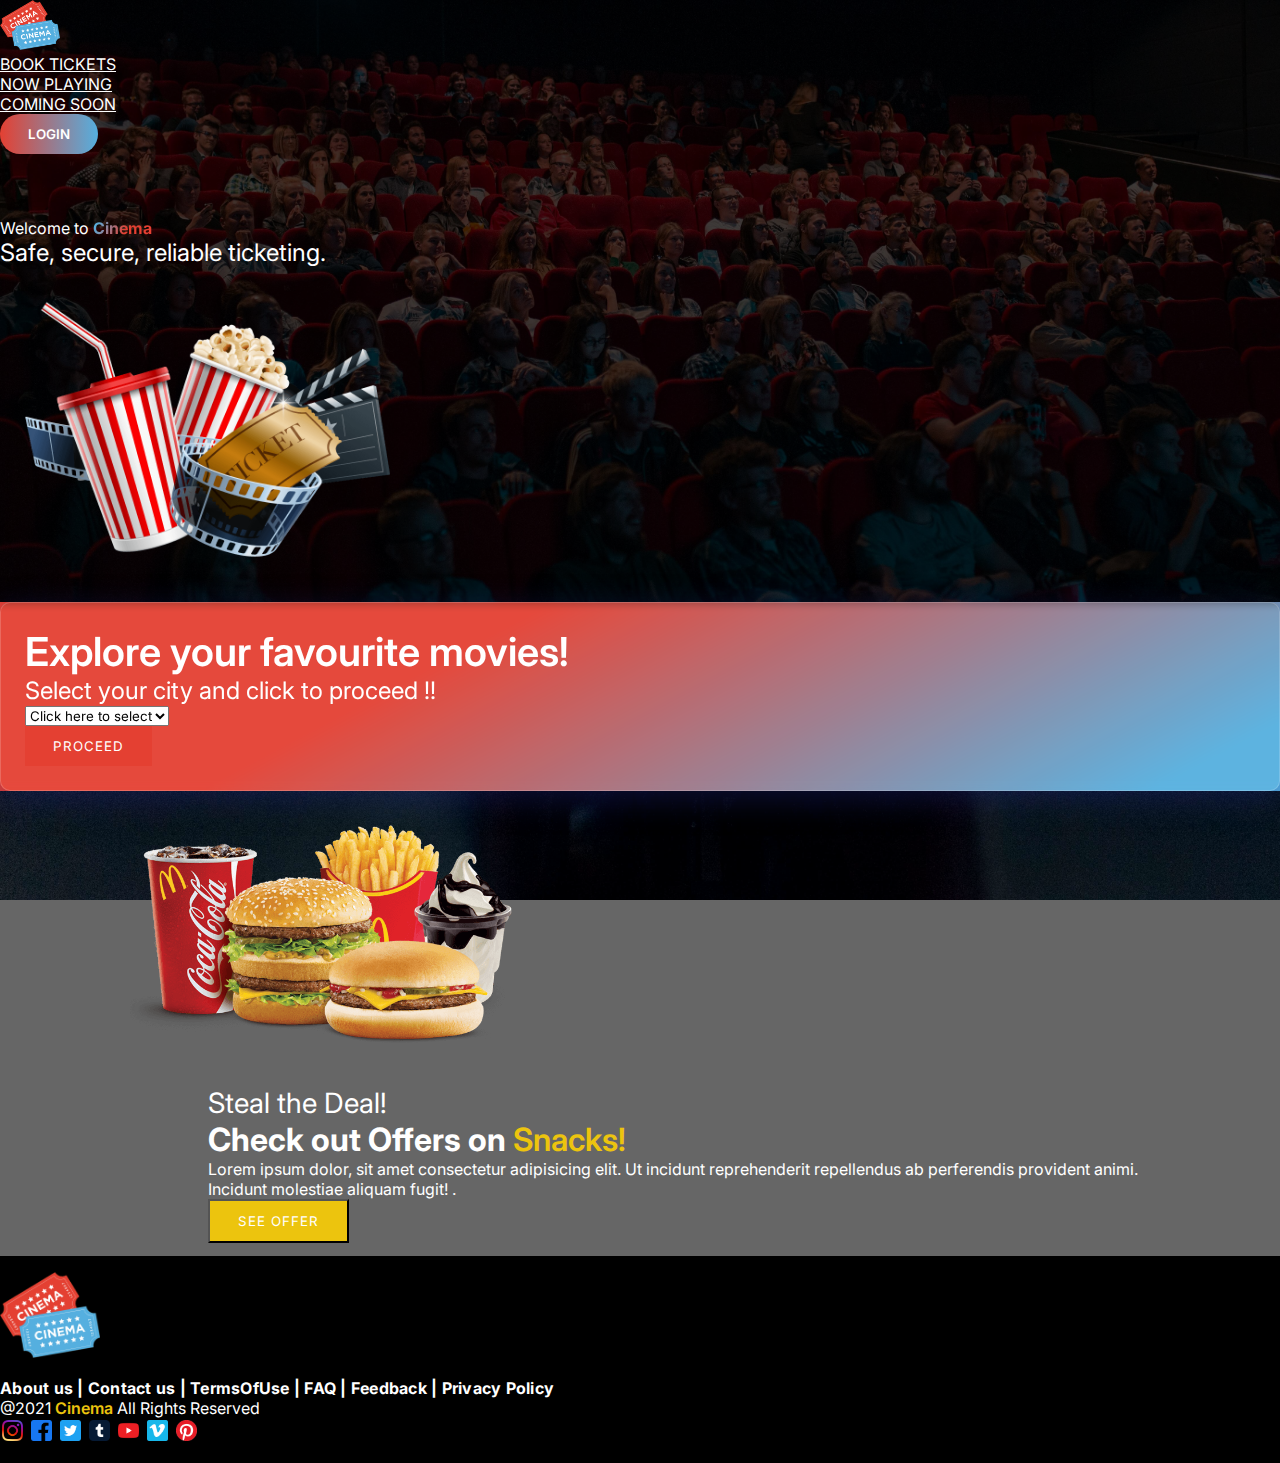
<file: index.html>
<!doctype html>
<html lang="en">
  <head>
    <!-- Required meta tags -->
    <meta charset="utf-8">
    <meta name="viewport" content="width=device-width, initial-scale=1">

    <!-- Bootstrap CSS -->
    <link href="https://cdn.jsdelivr.net/npm/bootstrap@5.0.1/dist/css/bootstrap.min.css" rel="stylesheet" integrity="sha384-+0n0xVW2eSR5OomGNYDnhzAbDsOXxcvSN1TPprVMTNDbiYZCxYbOOl7+AMvyTG2x" crossorigin="anonymous">

    <!-- fontawsome CDN -->
    <link rel="stylesheet" href="https://cdnjs.cloudflare.com/ajax/libs/font-awesome/5.15.3/css/all.min.css" integrity="sha512-iBBXm8fW90+nuLcSKlbmrPcLa0OT92xO1BIsZ+ywDWZCvqsWgccV3gFoRBv0z+8dLJgyAHIhR35VZc2oM/gI1w==" crossorigin="anonymous" referrerpolicy="no-referrer" />
    <link rel="stylesheet" href="./assets/style/style.css">
    <link rel="icon" href="./assets/images/logo1.png" type="image/gif" sizes="16x16">

    <title>Cinema</title>
  </head>
  <body>
    <header class="nav-background">
        <div class="nav-background-overlay">
          <nav class="navbar navbar-expand-lg container navigation-wrap ">
            <div class="container-fluid">
              <a class="navbar-brand" href="#"> <img class="nav-logo" src="./assets/images/logo1.png"></a>
              <button class="navbar-toggler" type="button" data-bs-toggle="collapse" data-bs-target="#navbarSupportedContent" aria-controls="navbarSupportedContent" aria-expanded="false" aria-label="Toggle navigation">
                <i class="fas fa-bars navbar-toggler-icon"></i>
              </button>
              <div class="collapse navbar-collapse" id="navbarSupportedContent">
                <ul class="navbar-nav ms-auto text-center">
                  <li class="nav-item me-5">
                    <a class="nav-link active" aria-current="page" href="#">Book Tickets</a>
                  </li>
                  <li class="nav-item me-5">
                    <a class="nav-link active" aria-current="page" href="#">Now Playing</a>
                  </li>
                  <li class="nav-item me-5">
                    <a class="nav-link active" aria-current="page" href="#">Coming Soon</a>
                  </li>
                  <li class="nav-item me-5">
                    <button class="btn-hover color-1"> Login</button>
                  </li>
                </ul>
              </div>
            </div>
          </nav>
          <section class="container header-context text-center d-flex justify-content-center align-items-center">
              <div class="col header-text text-center">
                <p class=" display-3"> Welcome to  <span class="header-logo display-1 d-block"> Cinema </span> </p>
                <p class="display-4">Safe, secure, reliable ticketing.</p>
              </div>
              <div class="col">
                <img class="overlay-image-1" src="./assets/images/image-1.png">
              </div>
          </section>
    </header>

    <section class="container-fluid text-center select-city p-5">
      <div class="glass-bg">
        <div class="row">
          <div class="col-12 col-lg-7">
            <p class="display-5">Explore your favourite movies!</p>
            <p class="display-6">Select your city and click to proceed !!</p>
          </div>
            <div class="col col-lg-5 m-0">
              <div class="row mt-4">
                <div class="col-lg-8">
                  <select class="form-select form-select-lg fs-5 text"  id="location" aria-label="form-select-lg"  required="required">
                    <option class="text-center" selected disabled >Click here to select</option>
                    <option value="hyderabad">Hyderabad</option>
                    <option value="bangalore">Bangalore</option> 
                    <option value="mumbai">Mumbai</option>
                  </select>
                </div>
                <div class="col-lg-4">
                  <button id="getCity"  class="select-btn btn" >Proceed</button>
                </div>
              </div>
            </div>
        </div>
      </div>
      </section>
    <div class="parallax-1 ">
        <div class="parallax-overlay ">
          <div class="parallax-context d-flex justify-content-around align-items-center"> 
            <img src="./assets/images/food-overlay-final.png" class="overlay-image">
            <div class="food-context">
              <p class="display-5">Steal the Deal! </p>
              <h2 class="display-4">Check out Offers on <span class="snacks">Snacks!</span></h2>
              <p>Lorem ipsum dolor, sit amet consectetur adipisicing elit. Ut incidunt reprehenderit repellendus ab perferendis provident animi. Incidunt molestiae aliquam fugit! .</p>
              <button class="offer-btn btn">See Offer</button>
             </div>
          </div>
        </div>
    </div>
    <footer class="container-fl d-flex flex-column justify-content-center align-items-center footer">
      <img src="./assets/images/logo1.png" class="footer-image">
      <div class="footer-menu">
        <h4>About us | Contact us | TermsOfUse | FAQ | Feedback  | Privacy Policy</h4>
      </div>
      <p>@2021 <span class="cinema">Cinema</span> All Rights Reserved</p>
      <div class="social-icons">
        <img src="./assets/images/instagram.png">
        <img src="./assets/images/facebook.png">
        <img src="./assets/images/twitter.png">
        <img src="./assets/images/tumblr.png">
        <img src="./assets/images/youtube.png">
        <img src="./assets/images/vimeo.png">
        <img src="./assets/images/pintrest.png">
      </div>
   
    </footer>
    <script src="https://cdn.jsdelivr.net/npm/bootstrap@5.0.1/dist/js/bootstrap.bundle.min.js" integrity="sha384-gtEjrD/SeCtmISkJkNUaaKMoLD0//ElJ19smozuHV6z3Iehds+3Ulb9Bn9Plx0x4" crossorigin="anonymous"></script>
    <script src="./assets/js/Home.js"></script>
  </body>
</html>
</file>
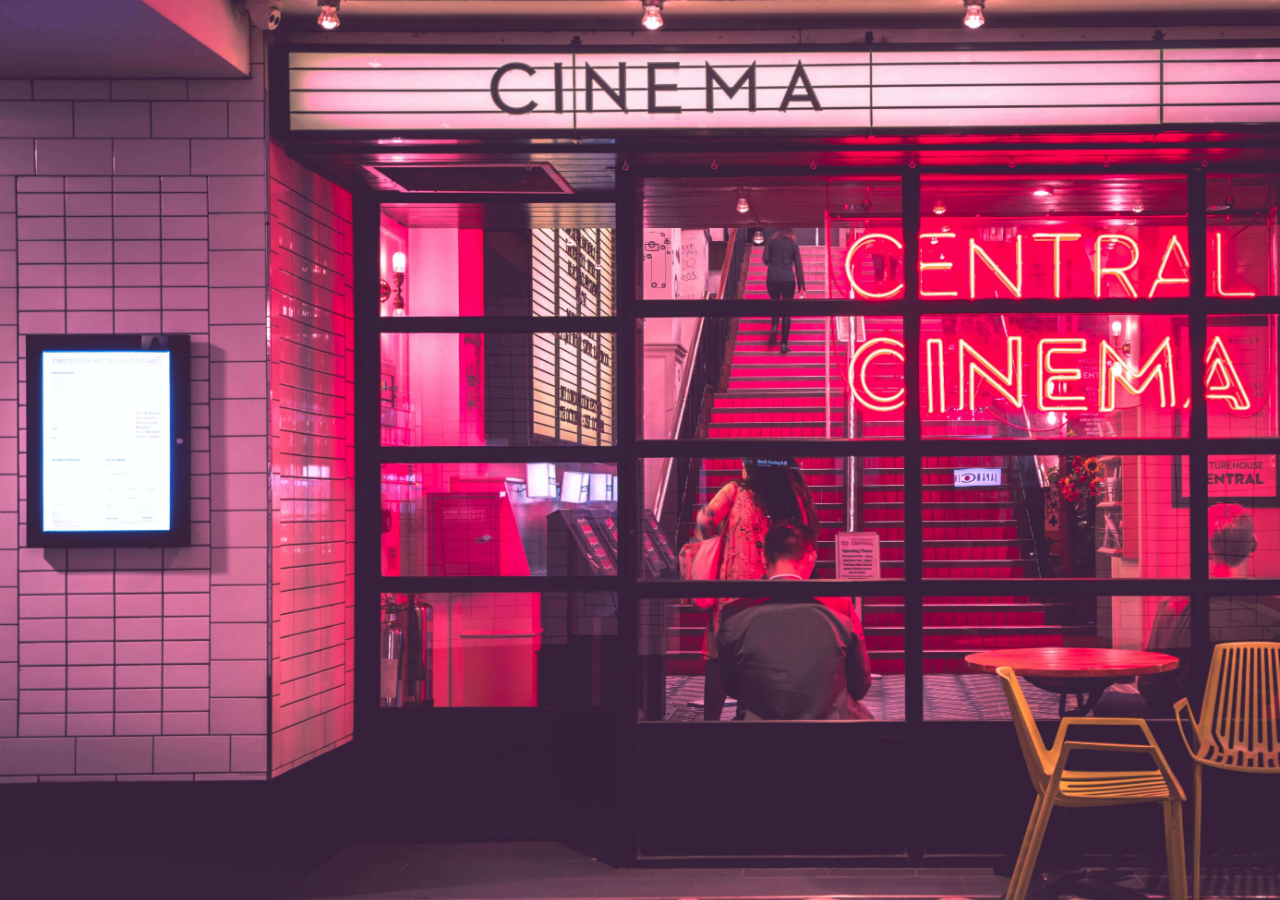
<file: ticket.html>
<!DOCTYPE html>
<html lang="en">
<head>
  <meta charset="UTF-8">
  <meta http-equiv="X-UA-Compatible" content="IE=edge">
  <meta name="viewport" content="width=device-width, initial-scale=1.0">
  <link rel="stylesheet" href="./assets/style/ticket.css">
  <title>Document</title>
</head>
<body>
  <div class="main" id="main">
    
    </div>
  </div>
  
  <script src="./assets/js/ticket.js" defer></script>
</body>
</html>
</file>
<file: assets/style/style.css>
@import url('https://fonts.googleapis.com/css2?family=Inter&display=swap');

*{
  padding:0;
  margin:0;
  box-sizing: border-box;
  font-family: 'Inter', sans-serif;
}


:root {
  --primary-color: #E44032;
  --secondary-color: #55AFDF;
  --third-color:#f98169;
  --text-color: rgb(41, 40, 40);
  --text-gray: #999;
  --primary-font: 'Inter', sans-serif;
  --secondary-font: 'Source Sans Pro', sans-serif;
}
/* Nav Bar */
.nav-logo{
  width: 60px; height:50px !important;
}
.nav-background {
  background: url(../images/img1.jpg);
  background-size:cover;
  background-attachment: fixed;
  position: relative;
}
.overlay-image-1{
  width:400px;
  position: relative;
  margin-top:2rem;
}
.nav-background-overlay {
background-color: rgba(0,0,0,0.75);
}

.header-context {
  color: #fff;
  padding-bottom: 2rem;
  
}

.nav-item  a, .btn-hover{
  color: #fff;
  text-transform: uppercase;
}

.nav-item a:hover {
  color:rgba(228,64,50,1);
}

.header-logo {
  background: -webkit-linear-gradient(152deg, rgba(228,64,50,1) 44%, rgba(85,175,223,1) 92%);
  background-clip:text;
  -webkit-background-clip: text;
  -webkit-text-fill-color: transparent;
  font-weight: 700;
  position: relative;
}

.btn-hover {
  cursor: pointer;
  text-align:center;
  border: none;
  background-size: 300% 100%;
  padding:0.75rem 1.75rem;
  border-radius: 50px;
  transition: all .4s ease-in-out;
  font-weight: 600;
}

.btn-hover:hover {
  background-position: 100% 0;

  transition: all .4s ease-in-out;
}

.btn-hover:focus {
  outline: none;
}

.btn-hover.color-1 {
  background-image: linear-gradient(to right, #E44032, #55AFDF, #55AFDF, #E44032);
}

.header-text {
  padding-top: 4rem;
}

.header-text .display-4{
  font-size: 1.5rem;
}

.header-text .display-5{
  font-size: 1.25rem;;
}


.navbar-toggler-icon {
  font-size: 2rem;
  background: -webkit-linear-gradient(152deg, rgba(228,64,50,1) 44%, rgba(85,175,223,1) 92%);
  background-clip: text;
  -webkit-background-clip: text;
  -webkit-text-fill-color: transparent;
}

.navbar-toggler, .navbar-toggler:focus,  .navbar-toggler:active {
  outline: none;
  box-shadow: none;
  border: none;
}

/* City Select section  */

.select-city  {
  background-image: linear-gradient(152deg, rgba(228,64,50,1) 34%, rgba(85,175,223,1) 92%);
  color: #fff;
  box-shadow: 0 19px 38px rgba(0,0,0,0.60), 0 15px 12px rgba(0,0,0,0.52);
  
}
.glass-bg{
 
  background: rgba( 255, 255, 255, 0.05 );
  box-shadow: 0 8px 32px 0 rgba( 31, 38, 135, 0.37 );
  backdrop-filter: blur( 4px );
  -webkit-backdrop-filter: blur( 4px );
  border-radius: 10px;
  border: 1px solid rgba( 255, 255, 255, 0.18 );
  padding:1.5rem;
}

.select-btn {
  padding:0.75rem 1.75rem;
  border: none;
  background:  var(--primary-color) ;
  text-transform: uppercase;
  letter-spacing:1px;
  color: #fff;
}

.select-btn:hover {
  color:  var(--secondary-color);
  background: #fff;
  /* border: solid 1px  var(--secondary-color); */
}

.select-city .display-5{
  font-weight: 600;
  font-size: 2.5rem;
}
.select-city .display-6{
  font-weight: 400;
  font-size: 1.5rem;
}


/* Snacks-Parallax */


.parallax-1 {
  background: url('../images/food-image.jpg');
  background-size:cover;
  background-attachment: fixed;
}

.parallax-overlay {
  background-color: rgba(0,0,0,0.6);
  z-index: -1;
  }
  
.overlay-image{
  width:400px;

}

.parallax-context {
  padding:1% 10%;
}
.food-context{
  z-index: 10;
  color: #fff;
  text-align: start;
  padding-left: 5rem;
  
}

.offer-btn {
  padding:0.75rem 1.75rem;
  color: #fff;
  background-color:rgb(236, 196, 14);
  text-transform:uppercase;
  letter-spacing:1px;
}
.offer-btn:hover{

  color:  rgb(236, 196, 14);
  background: #fff;
}

.snacks, .cinema {
  color: rgb(236, 196, 14);
  font-weight: 600;
}

.food-context .display-4{
  font-size: 2rem;
  font-weight: 700;
}

.food-context .display-5{
  font-size: 1.75rem;
}

.food-context p{
  font-size: 1rem;
  font-weight: 400;
}


  /* Footer */


  .footer-image{
    width: 100px;
    margin-bottom:1rem;
  }

  .social-icons img{
    padding:2px;
    width:25px;
    margin-bottom: 1rem;
    cursor:pointer;
  }

  .footer{
    padding-top: 1rem;;
    background: black;
    color: #fff;
  }
  .footer-menu h4{
    font-size:1rem;
    letter-spacing:0.25px;
    cursor:pointer;
  }

  .cityLogo {
    height:200px;
  }

  /* Movies  */
.movie {
  margin-left: 1rem;
  margin-bottom: 1rem;
  width: 250px;
  box-shadow: 0 19px 38px rgba(0,0,0,0.10), 0 15px 12px rgba(0,0,0,0.12);

}

.bookNow{
  cursor: pointer !important;
}

body{
  background:url('https://images.unsplash.com/photo-1574267432553-4b4628081c31?ixid=MnwxMjA3fDB8MHxwaG90by1wYWdlfHx8fGVufDB8fHx8&ixlib=rb-1.2.1&auto=format&fit=crop&w=889&q=80');
  background-attachment: fixed;
  background-size: cover;
  background-repeat: no-repeat;
}
.main {
  width: 80%;
  margin: 2rem 10%;
  padding:2rem 0px;
  background: rgba( 255, 255, 255, 0.25 );
  box-shadow: 0 8px 32px 0 rgba( 31, 38, 135, 0.37 );
  backdrop-filter: blur( 4px );
  -webkit-backdrop-filter: blur( 4px );
  border-radius: 10px;
  border: 1px solid rgba( 255, 255, 255, 0.18 );
}
.card-img-top {
  width: 100%;
  height:300px;
}
.card-body {
  display:flex;
  flex-direction:column;
  justify-content: center;
  align-items:center;
  text-align: center;
  background: rgba(255, 255, 255, 0.301);
box-shadow: 0 8px 32px 0 rgba(114, 39, 39, 0.37);
backdrop-filter: blur( 4px );
-webkit-backdrop-filter: blur( 4px );
border-radius: 0 0 10px 10px;
border: 1px solid rgba( 255, 255, 255, 0.18 );
  
}
.notfound {
  color: #fff;
  font-size: 1.25rem;
  display: flex;
  justify-content: center;
  align-items: center;
}
.notfound p{
  margin: 1.2rem;

}
.fa-exclamation-triangle {
  font-size: 2rem;
}
.movie-banner {
  background-image: linear-gradient(152deg, rgba(228,64,50,1) 34%, rgba(85,175,223,1) 92%);
  padding:1rem;
}
.card-title {
  width: 250px;
  margin: 0px;
  padding:0.5rem;
}
.header-city {
  font-size: 3rem;
  color: #fff;
}


.input-container  {
  width: 90%;
  margin: 0 5%;
}

#scroll-button{
  position: fixed;
  bottom: 20px;
  right: 20px;
  width: 50px;
  height: 50px;border-radius:50%;
  background-color: #e62739;
  box-shadow: 0 0 10px rgba(0,0,0,0.25);
  color: #fff;
  border: none;
  cursor: pointer;
  z-index: 999;
  
}

#scroll-button:active{
  background-color: #e6273a9f;
}


#scroll-button i{
  font-size: 30px;
}


@media (max-width:768px){
  .header-text {
    padding-top: 1rem;
  }
  .header-context{
    flex-direction: column;
  }
 .header-logo{
   margin-top: 0.75rem;
   font-size:4rem;
   font-weight: 700 !important;
 } 
  .fs-5{
    font-size:1.1rem !important;
  }
  .header-text{
    text-align: center !important;
  }
  .select-btn, .offer-btn{
    padding:0.75rem 1.5rem;
    margin-top: 1rem;
  }
  .overlay-image-1{
    width:250px;
    display:block;
    margin:auto;
  }

  .overlay-image{
    display:block;
    margin:auto;
    width:250px;
    height:220px;
  }


  .select-city .display-5{
    font-size: 2rem;
  }
  .select-city .display-6{
    font-size: 1.25rem;
  }
  .parallax-context{
    flex-direction: column;
    padding:2rem 0.75rem;
  }
  .food-context{
    text-align:center;
    padding-left: 0;
  }
  .food-context .display-5{
    font-size: 1.25rem;
  }

  .food-context p{
    font-size: 1.15rem;
  }
  .food-context.display-6{
    font-size: 1rem;
  }
  .overlay-image-mobile{
    display: none;
  }
  .footer-menu{
    font-size:0.25rem;
    text-align:center;
    margin-top: 1rem !important;
  }
  .food-context {
  margin-left: none;
  }
  .footer-image{
    margin-bottom: 0.5rem;
  }
  .parallax-1 {
    background: url('../images/food-image-mobile.jpg');
    background-size:cover;
    background-attachment: fixed;
    object-fit: cover;
  }

  .notfound{
    padding: 1.5rem;
    text-align: center;
    font-size:1.25rem;
  }
  .notfound p{
    margin:0.5rem;
  
  }
  .fa-exclamation-triangle {
    font-size: 3rem;
  }
.input-group-text{
  width:100px !important;
}
}
</file>
<file: assets/style/ticket.css>
@import url('https://fonts.googleapis.com/css2?family=Inter&display=swap');

*,
*::after {
  box-sizing: border-box;
  margin: 0;
}

.glass-bg {
  display: flex;
  align-items: center;
  justify-content: center;
  width: 80%;
  margin: 5% 10%;
  background: rgba( 0, 0, 0, 0.25 );
  box-shadow: 0 8px 32px 0 rgba( 31, 38, 135, 0.37 );
  backdrop-filter: blur( 4px );
  -webkit-backdrop-filter: blur( 4px );
  border-radius: 10px;
  border: 1px solid rgba( 255, 255, 255, 0.18 );
}

body {
  background: url('../images/ticket-bg.jpg');
  background-attachment: fixed;
  background-size: cover;
  height:100vh;
  font-family: 'Inter', sans-serif;
}


.ticket {
  margin: 2rem 0;
  display: grid;
  grid-template-rows: auto 1fr auto;
  max-width: 24rem;
}
.ticket__header, .ticket__body, .ticket__footer {
  padding: 1.25rem;
  background-color: white;
  border: 1px solid #abb5ba;
  box-shadow: 0 2px 4px rgba(41, 54, 61, 0.25);
}
.ticket__header {
  font-size: 1.5rem;
  border-top: 0.25rem solid #dc143c;
  border-bottom: none;
  box-shadow: none;
}
.ticket__wrapper {
  box-shadow: 0 2px 4px rgba(41, 54, 61, 0.25);
  border-radius: 0.375em 0.375em 0 0;
  overflow: hidden;
}
.ticket__divider {
  position: relative;
  height: 1rem;
  background-color: white;
  margin-left: 0.5rem;
  margin-right: 0.5rem;
}
.ticket__divider::after {
  content: '';
  position: absolute;
  height: 50%;
  width: 100%;
  top: 0;
  border-bottom: 2px dashed #e9ebed;
}
.ticket__notch {
  position: absolute;
  left: -0.5rem;
  width: 1rem;
  height: 1rem;
  overflow: hidden;
}
.ticket__notch::after {
  content: '';
  position: relative;
  display: block;
  width: 2rem;
  height: 2rem;
  right: 100%;
  top: -50%;
  border: 0.5rem solid white;
  border-radius: 50%;
  box-shadow: inset 0 2px 4px rgba(41, 54, 61, 0.25);
}
.ticket__notch--right {
  left: auto;
  right: -0.5rem;
}
.ticket__notch--right::after {
  right: 0;
}
.ticket__body {
  border-bottom: none;
  border-top: none;
}
.ticket__body > * + * {
  margin-top: 1.5rem;
  padding-top: 1.5rem;
  border-top: 1px solid #e9ebed;
}
.ticket__section > * + * {
  margin-top: 0.25rem;
}
.ticket__section > h3 {
  font-size: 1.125rem;
  margin-bottom: 0.5rem;
}
.ticket__header, .ticket__footer {
  font-weight: bold;
  font-size: 1.25rem;
  line-height: 2rem;
  /* display: flex;
  justify-content: space-between; */
}
.ticket__footer {
  border-top: 2px dashed #e9ebed;
  border-radius: 0 0 0.325rem 0.325rem;
}

.ticket__footer p{
  font-weight: 400;
  font-size: 1rem;
}

.qr-code {
  width: 200px;
}
</file>
